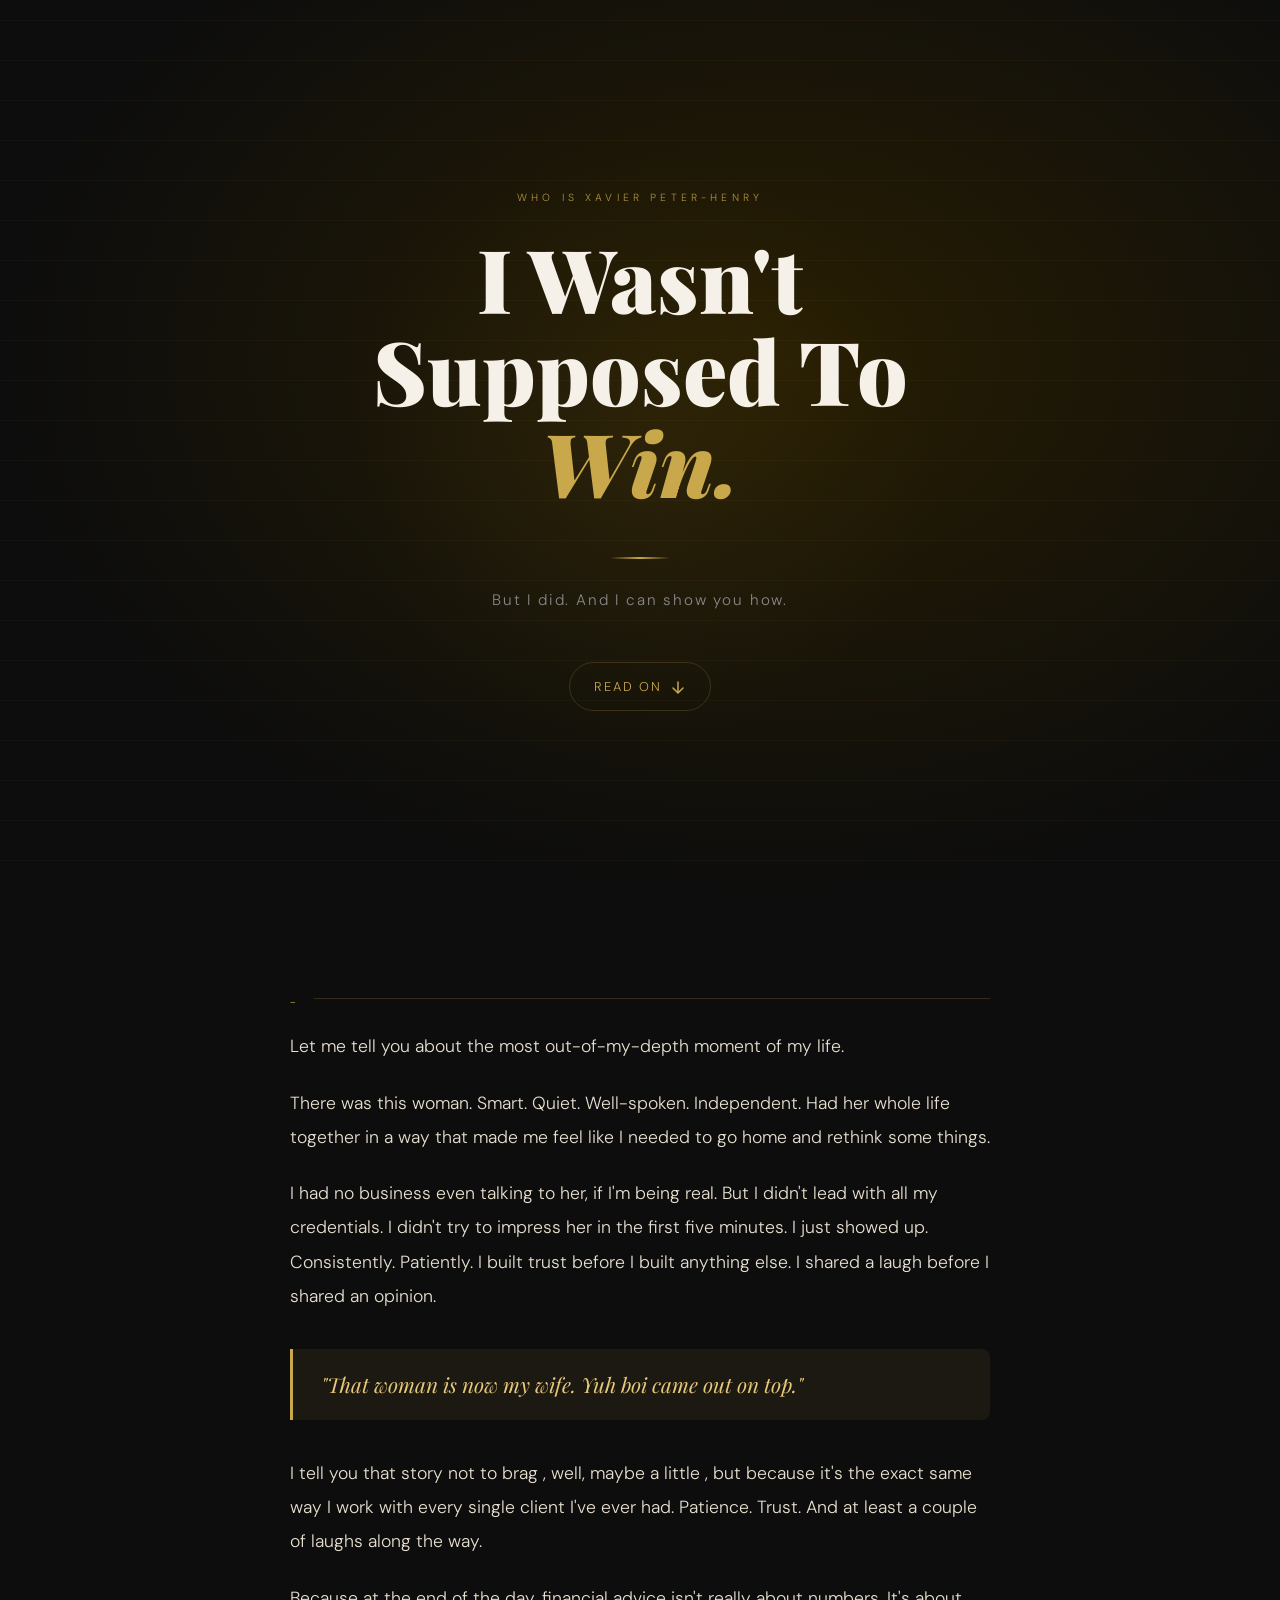
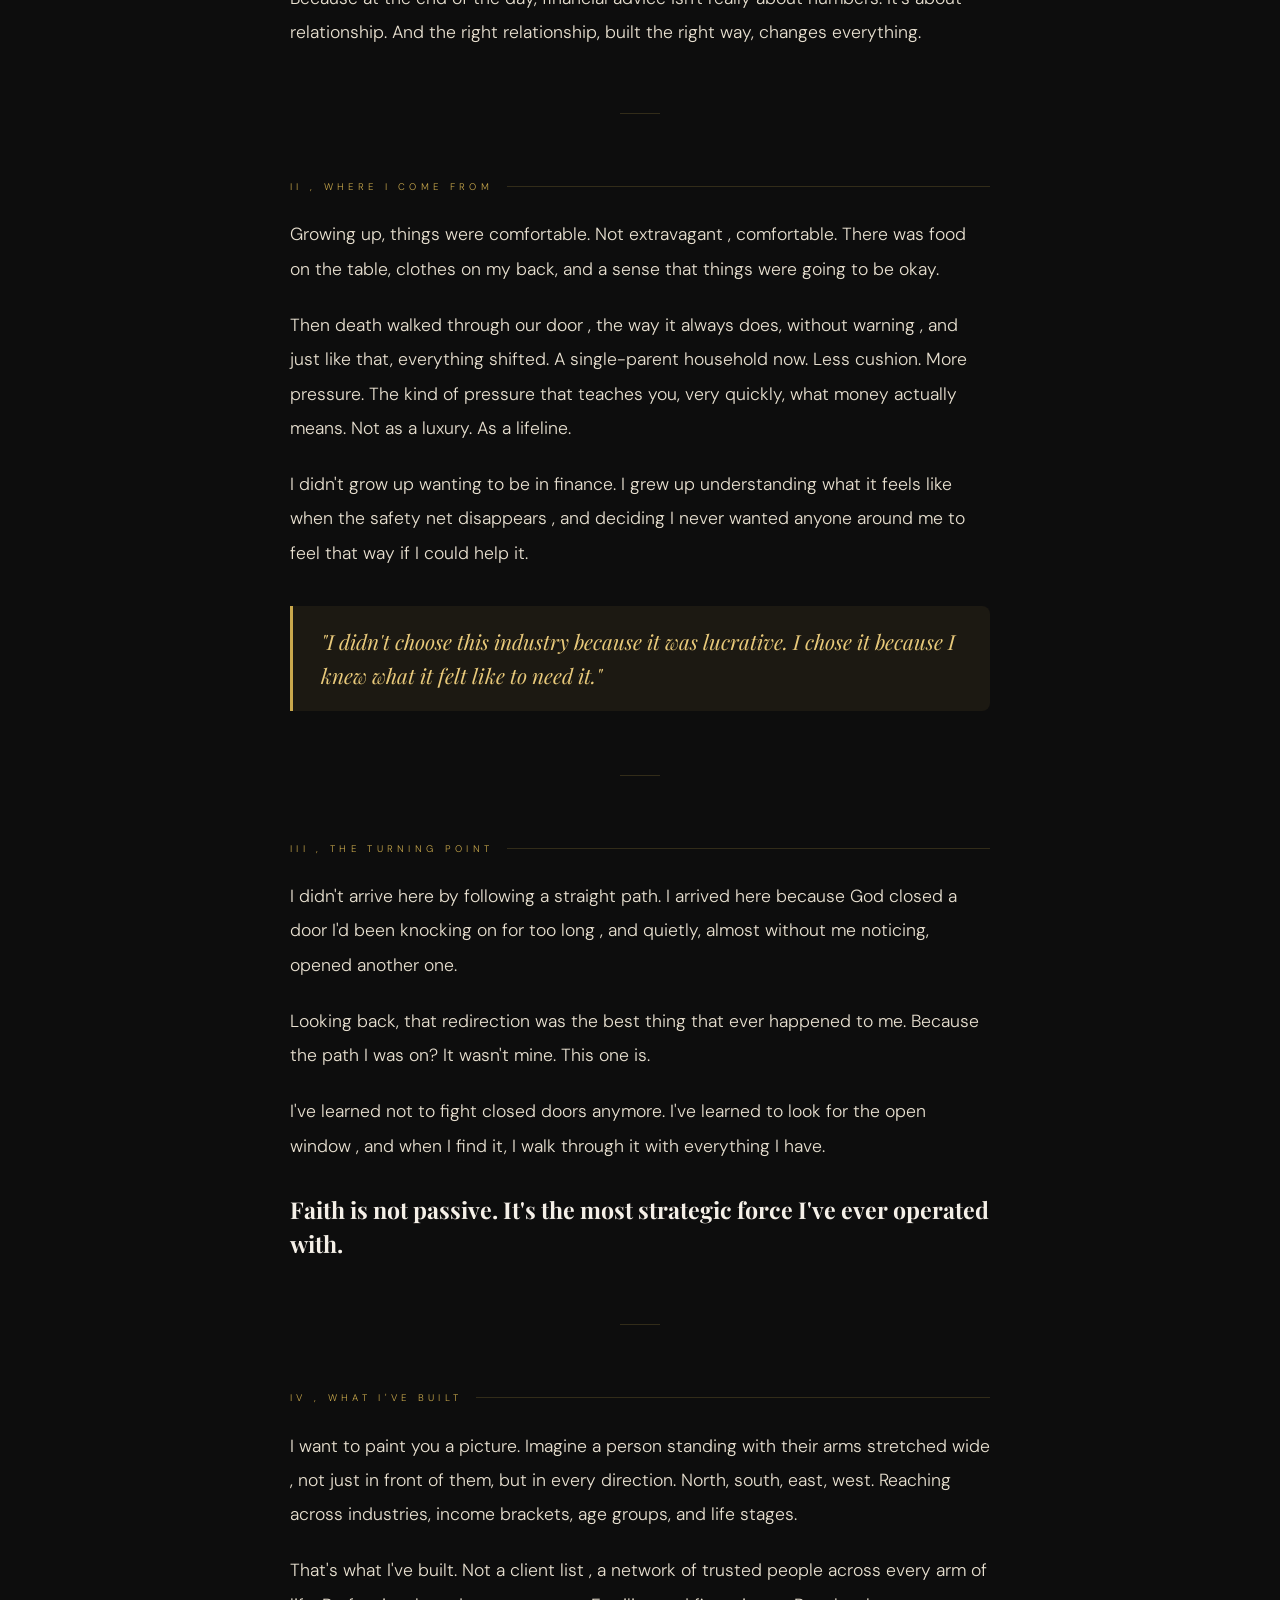
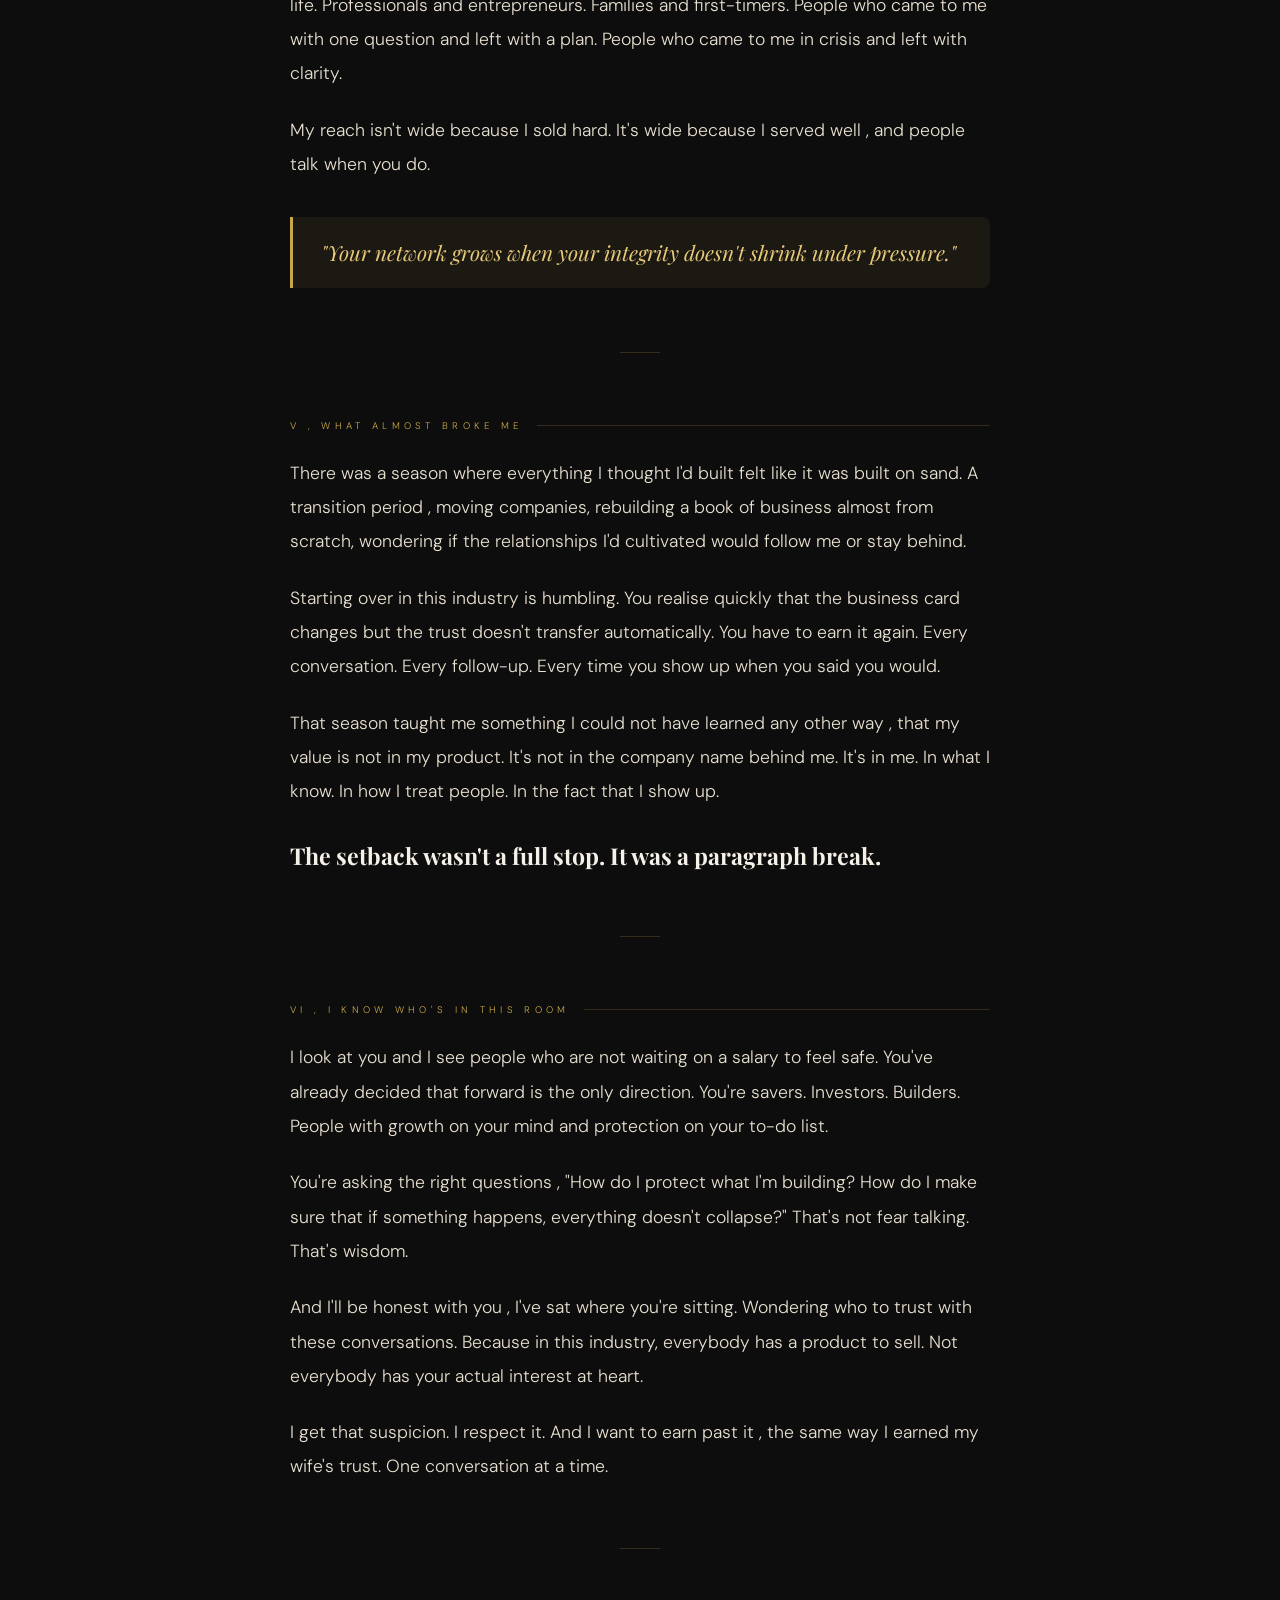
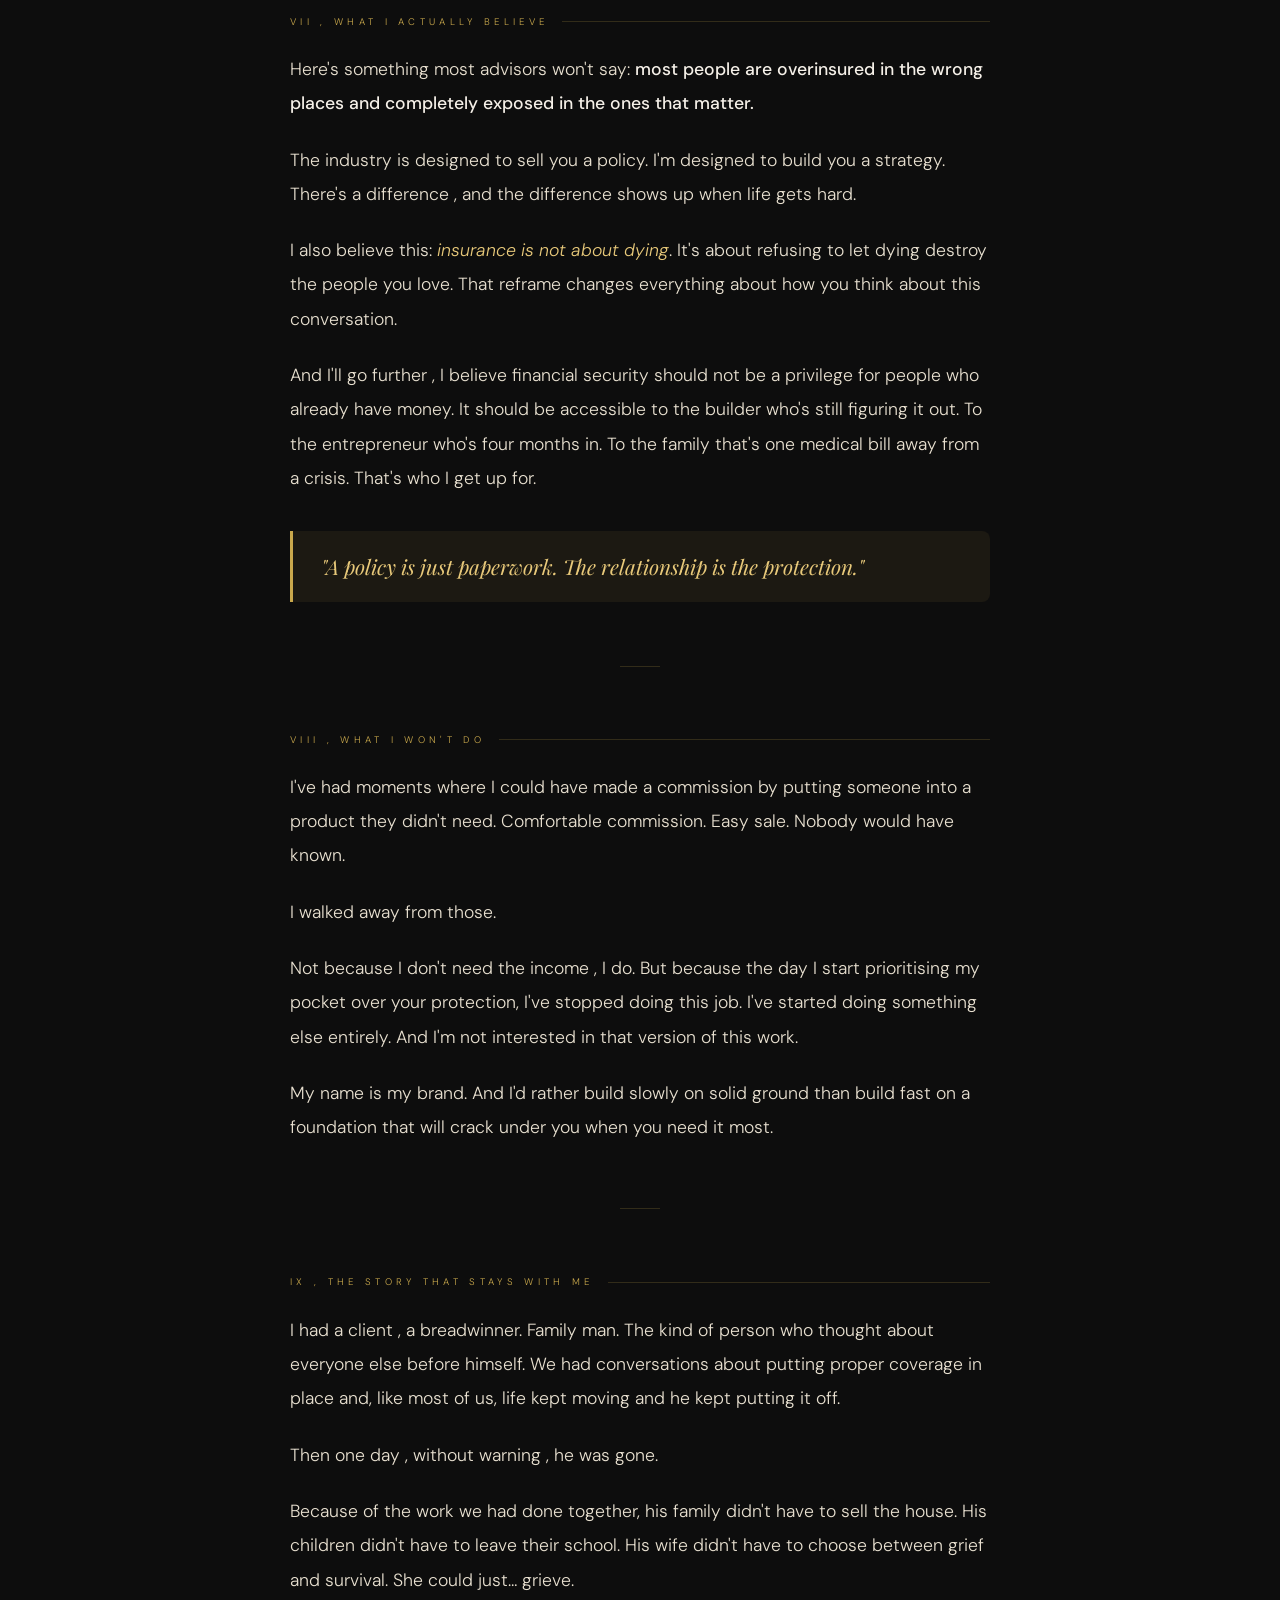
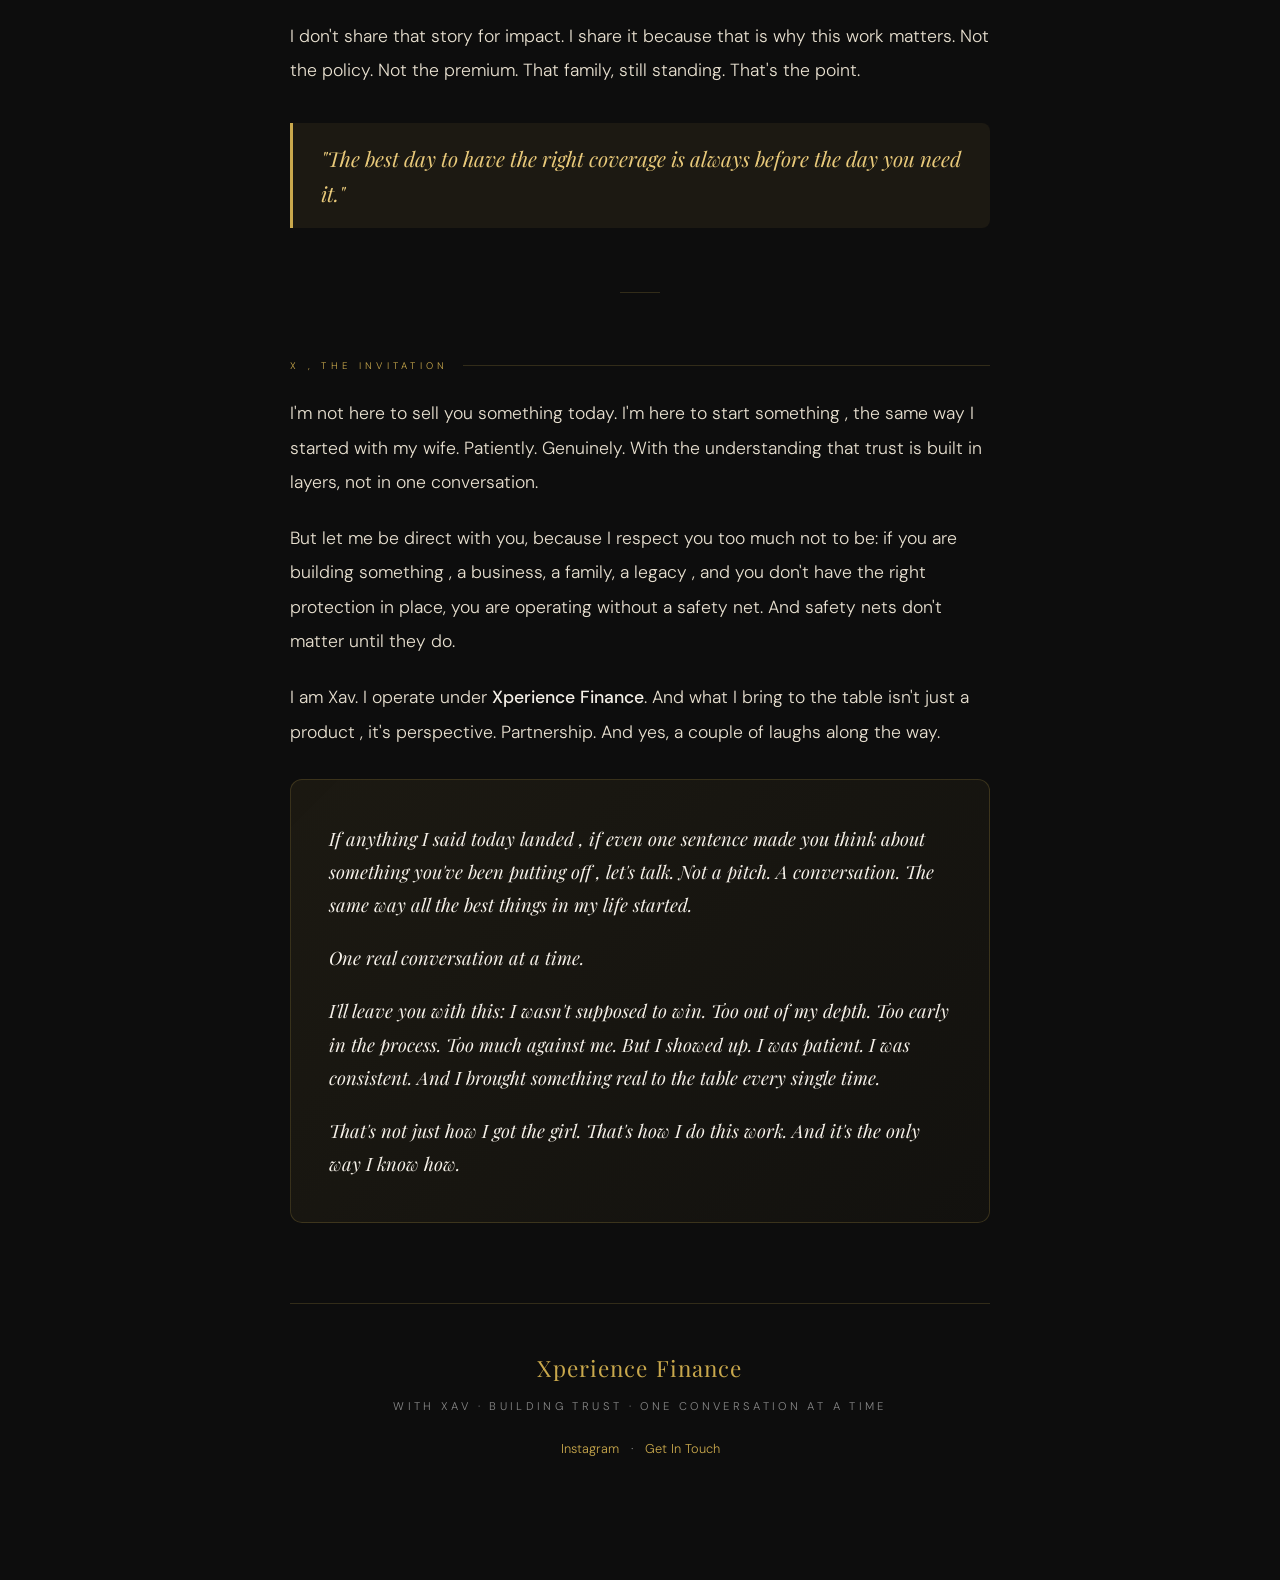
<file: index.html>
<!DOCTYPE html>
<html lang="en">
<head>
<meta charset="UTF-8">
<meta name="viewport" content="width=device-width, initial-scale=1.0">
<title>I Wasn't Supposed To Win , Xav | Xperience Finance</title>

<!-- SEO Meta -->
<meta name="description" content="A credibility story by Xav of Xperience Finance , on trust, patience, and building real relationships in financial services.">
<meta name="author" content="Xav , Xperience Finance">

<!-- Open Graph (for WhatsApp, LinkedIn, Facebook link previews) -->
<meta property="og:title" content="I Wasn't Supposed To Win , Xav | Xperience Finance">
<meta property="og:description" content="A credibility story on trust, patience, and building real relationships in financial services.">
<meta property="og:type" content="website">
<meta property="og:url" content="https://xperiencefinance.github.io/tools/">
<meta property="og:image" content="https://xperiencefinance.github.io/tools/og-image.png">

<!-- Twitter Card -->
<meta name="twitter:card" content="summary_large_image">
<meta name="twitter:title" content="I Wasn't Supposed To Win , Xav | Xperience Finance">
<meta name="twitter:description" content="A credibility story on trust, patience, and building real relationships.">

<!-- Fonts -->
<link rel="preconnect" href="https://fonts.googleapis.com">
<link rel="preconnect" href="https://fonts.gstatic.com" crossorigin>
<link href="https://fonts.googleapis.com/css2?family=Playfair+Display:ital,wght@0,400;0,700;0,900;1,400;1,700&family=DM+Sans:wght@300;400;500&display=swap" rel="stylesheet">

<!-- Styles -->
<link rel="stylesheet" href="style.css">
</head>
<body>

<!-- COVER -->
<section class="cover" aria-label="Introduction">
  <div class="cover-inner">
    <p class="cover-tag">Who is Xavier Peter-Henry</p>
    <h1>I Wasn't<br>Supposed To<br><em>Win.</em></h1>
    <div class="gold-line"></div>
    <p class="cover-sub">But I did. And I can show you how.</p>
    <a href="#speech" class="scroll-cta" aria-label="Read the speech">
      <span>Read On</span>
      <svg width="16" height="16" viewBox="0 0 16 16" fill="none" aria-hidden="true">
        <path d="M8 3v10M3 9l5 5 5-5" stroke="currentColor" stroke-width="1.5" stroke-linecap="round" stroke-linejoin="round"/>
      </svg>
    </a>
  </div>
</section>

<!-- SPEECH BODY -->
<main id="speech" class="speech-body">

  <!-- I: THE HOOK -->
  <article class="section">
    <p class="section-label">_</p>
    <div class="speech-text">
      <p>Let me tell you about the most out-of-my-depth moment of my life.</p>
      <p>There was this woman. Smart. Quiet. Well-spoken. Independent. Had her whole life together in a way that made me feel like I needed to go home and rethink some things.</p>
      <p>I had no business even talking to her, if I'm being real. But I didn't lead with all my credentials. I didn't try to impress her in the first five minutes. I just showed up. Consistently. Patiently. I built trust before I built anything else. I shared a laugh before I shared an opinion.</p>
    </div>
    <blockquote class="pull-quote">
      <p>"That woman is now my wife. Yuh boi came out on top."</p>
    </blockquote>
    <div class="speech-text">
      <p>I tell you that story not to brag , well, maybe a little , but because it's the exact same way I work with every single client I've ever had. Patience. Trust. And at least a couple of laughs along the way.</p>
      <p>Because at the end of the day, financial advice isn't really about numbers. It's about relationship. And the right relationship, built the right way, changes everything.</p>
    </div>
  </article>

  <div class="divider" aria-hidden="true"></div>

  <!-- II: THE ORIGIN -->
  <article class="section">
    <p class="section-label">II , Where I Come From</p>
    <div class="speech-text">
      <p>Growing up, things were comfortable. Not extravagant , comfortable. There was food on the table, clothes on my back, and a sense that things were going to be okay.</p>
      <p>Then death walked through our door , the way it always does, without warning , and just like that, everything shifted. A single-parent household now. Less cushion. More pressure. The kind of pressure that teaches you, very quickly, what money actually means. Not as a luxury. As a lifeline.</p>
      <p>I didn't grow up wanting to be in finance. I grew up understanding what it feels like when the safety net disappears , and deciding I never wanted anyone around me to feel that way if I could help it.</p>
    </div>
    <blockquote class="pull-quote">
      <p>"I didn't choose this industry because it was lucrative. I chose it because I knew what it felt like to need it."</p>
    </blockquote>
  </article>

  <div class="divider" aria-hidden="true"></div>

  <!-- III: THE TURNING POINT -->
  <article class="section">
    <p class="section-label">III , The Turning Point</p>
    <div class="speech-text">
      <p>I didn't arrive here by following a straight path. I arrived here because God closed a door I'd been knocking on for too long , and quietly, almost without me noticing, opened another one.</p>
      <p>Looking back, that redirection was the best thing that ever happened to me. Because the path I was on? It wasn't mine. This one is.</p>
      <p>I've learned not to fight closed doors anymore. I've learned to look for the open window , and when I find it, I walk through it with everything I have.</p>
    </div>
    <strong class="bold-line">Faith is not passive. It's the most strategic force I've ever operated with.</strong>
  </article>

  <div class="divider" aria-hidden="true"></div>

  <!-- IV: THE PROOF -->
  <article class="section">
    <p class="section-label">IV , What I've Built</p>
    <div class="speech-text">
      <p>I want to paint you a picture. Imagine a person standing with their arms stretched wide , not just in front of them, but in every direction. North, south, east, west. Reaching across industries, income brackets, age groups, and life stages.</p>
      <p>That's what I've built. Not a client list , a network of trusted people across every arm of life. Professionals and entrepreneurs. Families and first-timers. People who came to me with one question and left with a plan. People who came to me in crisis and left with clarity.</p>
      <p>My reach isn't wide because I sold hard. It's wide because I served well , and people talk when you do.</p>
    </div>
    <blockquote class="pull-quote">
      <p>"Your network grows when your integrity doesn't shrink under pressure."</p>
    </blockquote>
  </article>

  <div class="divider" aria-hidden="true"></div>

  <!-- V: THE SETBACK -->
  <article class="section">
    <p class="section-label">V , What Almost Broke Me</p>
    <div class="speech-text">
      <p>There was a season where everything I thought I'd built felt like it was built on sand. A transition period , moving companies, rebuilding a book of business almost from scratch, wondering if the relationships I'd cultivated would follow me or stay behind.</p>
      <p>Starting over in this industry is humbling. You realise quickly that the business card changes but the trust doesn't transfer automatically. You have to earn it again. Every conversation. Every follow-up. Every time you show up when you said you would.</p>
      <p>That season taught me something I could not have learned any other way , that my value is not in my product. It's not in the company name behind me. It's in me. In what I know. In how I treat people. In the fact that I show up.</p>
    </div>
    <strong class="bold-line">The setback wasn't a full stop. It was a paragraph break.</strong>
  </article>

  <div class="divider" aria-hidden="true"></div>

  <!-- VI: THE RELATABILITY BRIDGE -->
  <article class="section">
    <p class="section-label">VI , I Know Who's in This Room</p>
    <div class="speech-text">
      <p>I look at you and I see people who are not waiting on a salary to feel safe. You've already decided that forward is the only direction. You're savers. Investors. Builders. People with growth on your mind and protection on your to-do list.</p>
      <p>You're asking the right questions , "How do I protect what I'm building? How do I make sure that if something happens, everything doesn't collapse?" That's not fear talking. That's wisdom.</p>
      <p>And I'll be honest with you , I've sat where you're sitting. Wondering who to trust with these conversations. Because in this industry, everybody has a product to sell. Not everybody has your actual interest at heart.</p>
      <p>I get that suspicion. I respect it. And I want to earn past it , the same way I earned my wife's trust. One conversation at a time.</p>
    </div>
  </article>

  <div class="divider" aria-hidden="true"></div>

  <!-- VII: THE PHILOSOPHY -->
  <article class="section">
    <p class="section-label">VII , What I Actually Believe</p>
    <div class="speech-text">
      <p>Here's something most advisors won't say: <strong>most people are overinsured in the wrong places and completely exposed in the ones that matter.</strong></p>
      <p>The industry is designed to sell you a policy. I'm designed to build you a strategy. There's a difference , and the difference shows up when life gets hard.</p>
      <p>I also believe this: <em>insurance is not about dying</em>. It's about refusing to let dying destroy the people you love. That reframe changes everything about how you think about this conversation.</p>
      <p>And I'll go further , I believe financial security should not be a privilege for people who already have money. It should be accessible to the builder who's still figuring it out. To the entrepreneur who's four months in. To the family that's one medical bill away from a crisis. That's who I get up for.</p>
    </div>
    <blockquote class="pull-quote">
      <p>"A policy is just paperwork. The relationship is the protection."</p>
    </blockquote>
  </article>

  <div class="divider" aria-hidden="true"></div>

  <!-- VIII: THE LINE IN THE SAND -->
  <article class="section">
    <p class="section-label">VIII , What I Won't Do</p>
    <div class="speech-text">
      <p>I've had moments where I could have made a commission by putting someone into a product they didn't need. Comfortable commission. Easy sale. Nobody would have known.</p>
      <p>I walked away from those.</p>
      <p>Not because I don't need the income , I do. But because the day I start prioritising my pocket over your protection, I've stopped doing this job. I've started doing something else entirely. And I'm not interested in that version of this work.</p>
      <p>My name is my brand. And I'd rather build slowly on solid ground than build fast on a foundation that will crack under you when you need it most.</p>
    </div>
  </article>

  <div class="divider" aria-hidden="true"></div>

  <!-- IX: THE CLIENT STORY -->
  <article class="section">
    <p class="section-label">IX , The Story That Stays With Me</p>
    <div class="speech-text">
      <p>I had a client , a breadwinner. Family man. The kind of person who thought about everyone else before himself. We had conversations about putting proper coverage in place and, like most of us, life kept moving and he kept putting it off.</p>
      <p>Then one day , without warning , he was gone.</p>
      <p>Because of the work we had done together, his family didn't have to sell the house. His children didn't have to leave their school. His wife didn't have to choose between grief and survival. She could just… grieve.</p>
      <p>I don't share that story for impact. I share it because that is why this work matters. Not the policy. Not the premium. That family, still standing. That's the point.</p>
    </div>
    <blockquote class="pull-quote">
      <p>"The best day to have the right coverage is always before the day you need it."</p>
    </blockquote>
  </article>

  <div class="divider" aria-hidden="true"></div>

  <!-- X: THE CLOSE -->
  <article class="section">
    <p class="section-label">X , The Invitation</p>
    <div class="speech-text">
      <p>I'm not here to sell you something today. I'm here to start something , the same way I started with my wife. Patiently. Genuinely. With the understanding that trust is built in layers, not in one conversation.</p>
      <p>But let me be direct with you, because I respect you too much not to be: if you are building something , a business, a family, a legacy , and you don't have the right protection in place, you are operating without a safety net. And safety nets don't matter until they do.</p>
      <p>I am Xav. I operate under <strong>Xperience Finance</strong>. And what I bring to the table isn't just a product , it's perspective. Partnership. And yes, a couple of laughs along the way.</p>
    </div>

    <div class="closing-box">
      <p>If anything I said today landed , if even one sentence made you think about something you've been putting off , let's talk. Not a pitch. A conversation. The same way all the best things in my life started.</p>
      <p>One real conversation at a time.</p>
      <p>I'll leave you with this: I wasn't supposed to win. Too out of my depth. Too early in the process. Too much against me. But I showed up. I was patient. I was consistent. And I brought something real to the table every single time.</p>
      <p>That's not just how I got the girl. That's how I do this work. And it's the only way I know how.</p>
    </div>
  </article>

  <!-- FOOTER -->
  <footer class="byline">
    <span class="byline-name">Xperience Finance</span>
    <small>With Xav · Building Trust · One Conversation at a Time</small>
    <div class="footer-links">
      <a href="https://instagram.com/xperience_finance" target="_blank" rel="noopener noreferrer">Instagram</a>
      <span aria-hidden="true">·</span>
      <a href="mailto:YOUR_EMAIL">Get In Touch</a>
    </div>
  </footer>

</main>

<script src="script.js"></script>
</body>
</html>
</file>
<file: style.css>
/* ============================================
   XPERIENCE FINANCE — Credibility Speech
   style.css
   ============================================ */

/* --- Reset & Base --- */
*, *::before, *::after {
  margin: 0;
  padding: 0;
  box-sizing: border-box;
}

:root {
  --gold:        #C9A84C;
  --gold-light:  #E8C97A;
  --gold-faint:  rgba(201, 168, 76, 0.08);
  --gold-border: rgba(201, 168, 76, 0.2);
  --dark:        #0D0D0D;
  --charcoal:    #1A1A1A;
  --mid:         #2C2C2C;
  --cream:       #F5F0E8;
  --text:        #E8E0D0;
  --muted:       #888888;
  --font-serif:  'Playfair Display', Georgia, serif;
  --font-sans:   'DM Sans', system-ui, sans-serif;
}

html {
  scroll-behavior: smooth;
}

body {
  background-color: var(--dark);
  color: var(--text);
  font-family: var(--font-sans);
  font-weight: 300;
  line-height: 1.8;
  -webkit-font-smoothing: antialiased;
  -moz-osx-font-smoothing: grayscale;
}

/* --- Cover Section --- */
.cover {
  min-height: 100vh;
  display: flex;
  flex-direction: column;
  align-items: center;
  justify-content: center;
  text-align: center;
  padding: 60px 30px;
  background:
    radial-gradient(ellipse at 60% 40%, rgba(42, 31, 0, 0.9) 0%, var(--dark) 70%);
  position: relative;
  overflow: hidden;
}

/* Subtle grid texture */
.cover::before {
  content: '';
  position: absolute;
  inset: 0;
  background: repeating-linear-gradient(
    0deg,
    transparent,
    transparent 39px,
    rgba(201, 168, 76, 0.04) 39px,
    rgba(201, 168, 76, 0.04) 40px
  );
  pointer-events: none;
}

/* Glow blob */
.cover::after {
  content: '';
  position: absolute;
  width: 600px;
  height: 600px;
  border-radius: 50%;
  background: radial-gradient(circle, rgba(201,168,76,0.06) 0%, transparent 70%);
  top: 50%;
  left: 50%;
  transform: translate(-50%, -50%);
  pointer-events: none;
}

.cover-inner {
  position: relative;
  z-index: 1;
  display: flex;
  flex-direction: column;
  align-items: center;
}

.cover-tag {
  font-size: 0.65rem;
  letter-spacing: 0.4em;
  text-transform: uppercase;
  color: var(--gold);
  margin-bottom: 24px;
  opacity: 0.85;
}

.cover h1 {
  font-family: var(--font-serif);
  font-size: clamp(3rem, 8vw, 5.5rem);
  font-weight: 900;
  line-height: 1.05;
  color: var(--cream);
  margin-bottom: 20px;
}

.cover h1 em {
  color: var(--gold);
  font-style: italic;
}

.gold-line {
  width: 60px;
  height: 2px;
  background: linear-gradient(90deg, transparent, var(--gold), transparent);
  margin: 28px auto;
}

.cover-sub {
  font-size: 0.95rem;
  color: var(--muted);
  letter-spacing: 0.12em;
  margin-bottom: 48px;
}

/* Scroll CTA */
.scroll-cta {
  display: inline-flex;
  align-items: center;
  gap: 8px;
  color: var(--gold);
  text-decoration: none;
  font-size: 0.8rem;
  letter-spacing: 0.15em;
  text-transform: uppercase;
  border: 1px solid var(--gold-border);
  padding: 12px 24px;
  border-radius: 40px;
  transition: background 0.25s ease, color 0.25s ease;
}

.scroll-cta:hover,
.scroll-cta:focus-visible {
  background: var(--gold-faint);
  color: var(--gold-light);
  outline: none;
}

/* --- Speech Body --- */
.speech-body {
  max-width: 760px;
  margin: 0 auto;
  padding: 90px 30px 120px;
}

/* --- Section --- */
.section {
  margin-bottom: 0;
  opacity: 0;
  transform: translateY(24px);
  transition: opacity 0.6s ease, transform 0.6s ease;
}

.section.visible {
  opacity: 1;
  transform: translateY(0);
}

/* Section label */
.section-label {
  font-size: 0.6rem;
  letter-spacing: 0.45em;
  text-transform: uppercase;
  color: var(--gold);
  margin-bottom: 22px;
  display: flex;
  align-items: center;
  gap: 14px;
}

.section-label::after {
  content: '';
  flex: 1;
  height: 1px;
  background: var(--gold-border);
}

/* Body copy */
.speech-text {
  font-size: clamp(1rem, 2.2vw, 1.1rem);
  color: var(--text);
  line-height: 1.95;
}

.speech-text p {
  margin-bottom: 22px;
}

.speech-text p:last-child {
  margin-bottom: 0;
}

.speech-text strong {
  color: var(--cream);
  font-weight: 500;
}

.speech-text em {
  font-style: italic;
  color: var(--gold-light);
}

/* Pull quote */
.pull-quote {
  border-left: 3px solid var(--gold);
  padding: 18px 28px;
  margin: 36px 0;
  background: var(--gold-faint);
  border-radius: 0 8px 8px 0;
}

.pull-quote p {
  font-family: var(--font-serif);
  font-size: clamp(1.05rem, 2.4vw, 1.3rem);
  font-style: italic;
  color: var(--gold-light);
  line-height: 1.65;
  margin: 0;
}

/* Bold standout line */
.bold-line {
  display: block;
  font-family: var(--font-serif);
  font-size: clamp(1.15rem, 2.8vw, 1.45rem);
  font-weight: 700;
  color: var(--cream);
  line-height: 1.45;
  margin: 30px 0 0;
}

/* Closing box */
.closing-box {
  background: linear-gradient(135deg, rgba(201,168,76,0.08), rgba(201,168,76,0.03));
  border: 1px solid var(--gold-border);
  border-radius: 12px;
  padding: 42px 38px;
  margin-top: 30px;
}

.closing-box p {
  font-family: var(--font-serif);
  font-size: clamp(1rem, 2.2vw, 1.15rem);
  font-style: italic;
  color: var(--cream);
  line-height: 1.8;
  margin-bottom: 20px;
}

.closing-box p:last-child {
  margin-bottom: 0;
}

/* Divider */
.divider {
  width: 40px;
  height: 1px;
  background: var(--gold-border);
  margin: 64px auto;
}

/* --- Footer --- */
.byline {
  text-align: center;
  margin-top: 80px;
  padding-top: 44px;
  border-top: 1px solid var(--gold-border);
}

.byline-name {
  display: block;
  font-family: var(--font-serif);
  font-size: 1.4rem;
  color: var(--gold);
  letter-spacing: 0.05em;
  margin-bottom: 8px;
}

.byline small {
  display: block;
  font-size: 0.7rem;
  letter-spacing: 0.3em;
  text-transform: uppercase;
  color: var(--muted);
  margin-bottom: 20px;
}

.footer-links {
  display: flex;
  align-items: center;
  justify-content: center;
  gap: 12px;
  font-size: 0.8rem;
  color: var(--muted);
}

.footer-links a {
  color: var(--gold);
  text-decoration: none;
  transition: color 0.2s;
}

.footer-links a:hover {
  color: var(--gold-light);
}

/* --- Responsive --- */
@media (max-width: 640px) {
  .speech-body {
    padding: 60px 22px 80px;
  }

  .pull-quote {
    padding: 14px 20px;
  }

  .closing-box {
    padding: 28px 22px;
  }

  .cover h1 {
    font-size: clamp(2.6rem, 12vw, 4rem);
  }
}

@media (prefers-reduced-motion: reduce) {
  .section {
    opacity: 1;
    transform: none;
    transition: none;
  }

  html {
    scroll-behavior: auto;
  }
}
</file>
